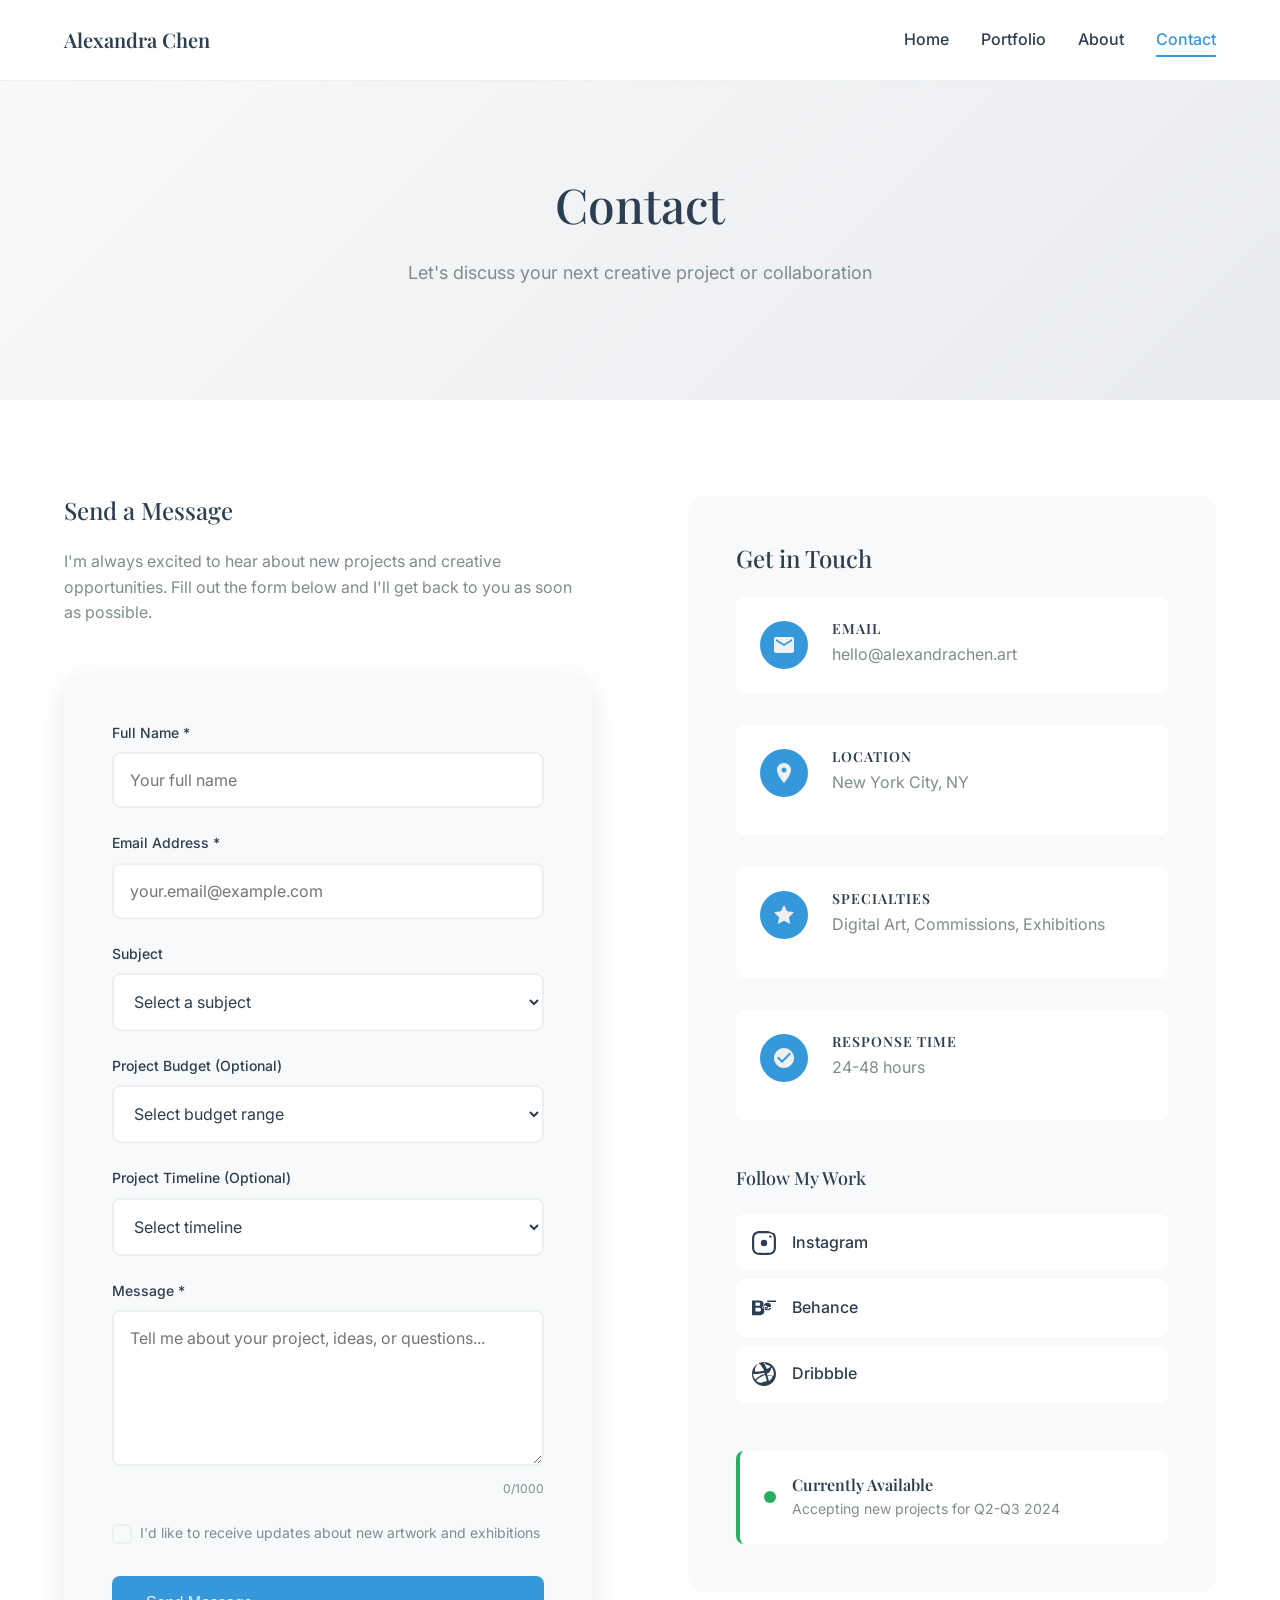
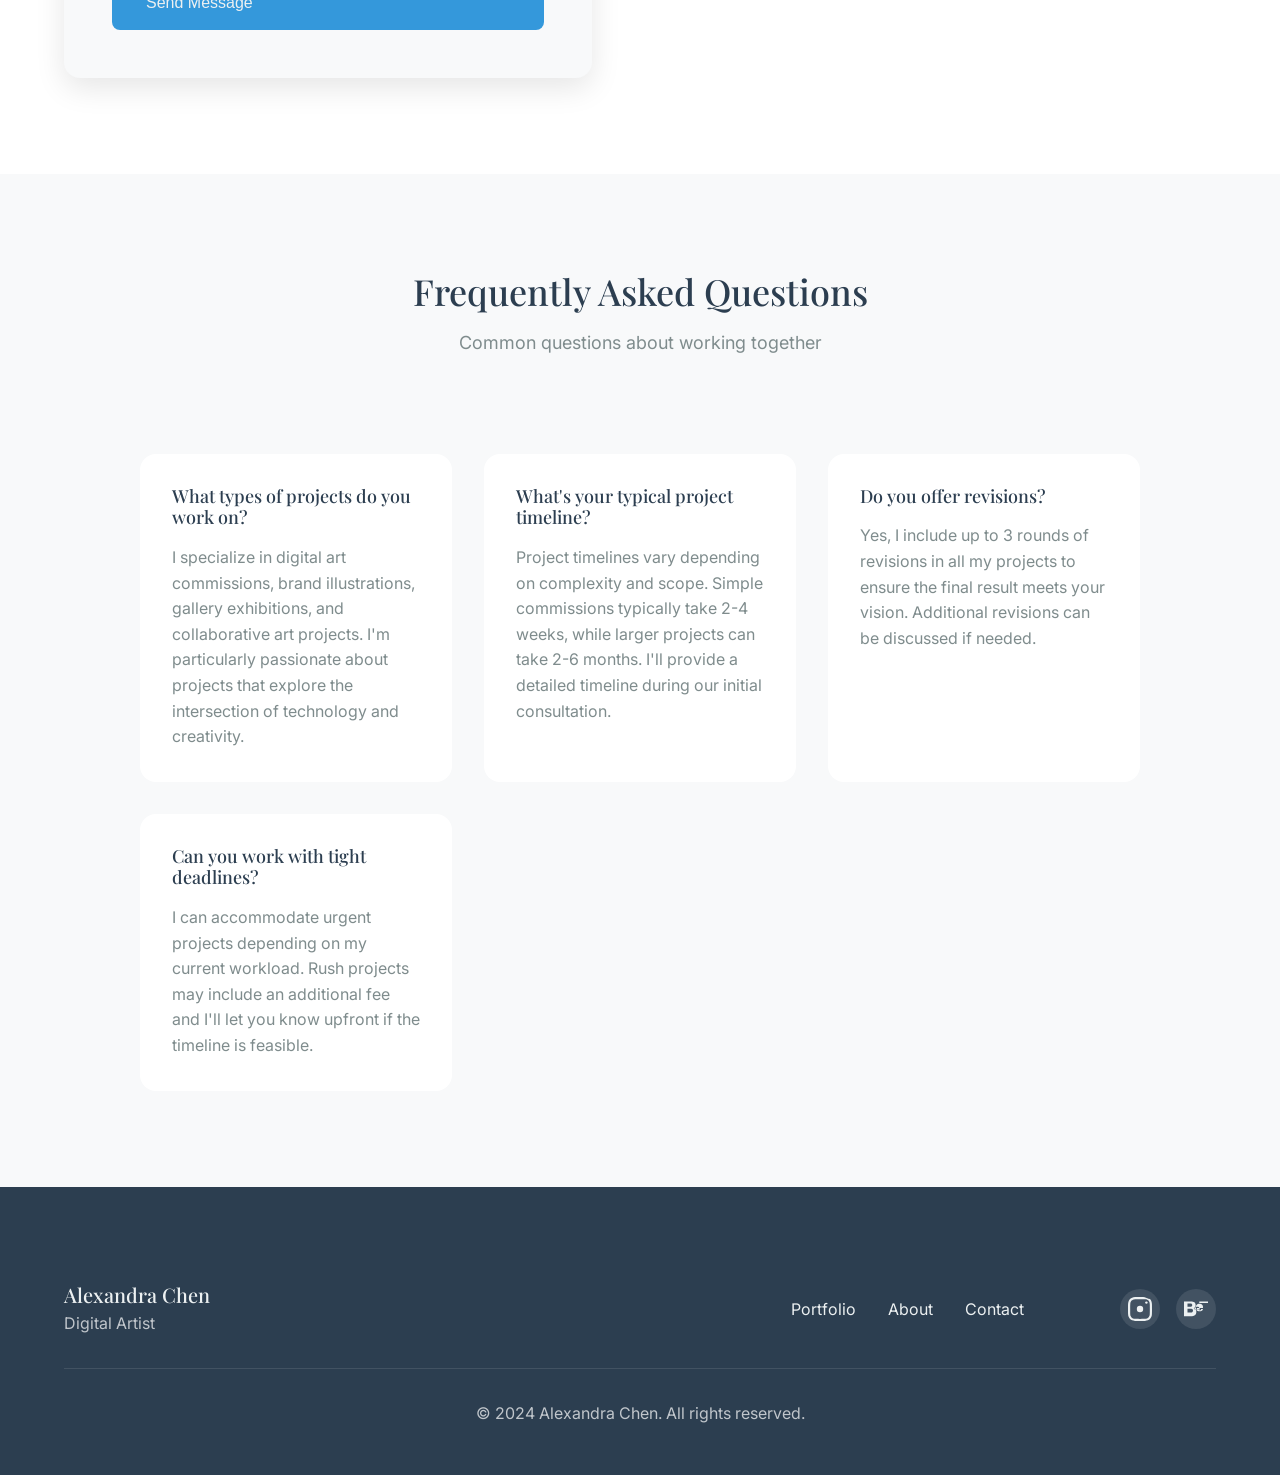
<file: contact.html>
<!DOCTYPE html>
<html lang="en">
<head>
    <meta charset="UTF-8">
    <meta name="viewport" content="width=device-width, initial-scale=1.0">
    <title>Contact - Alexandra Chen</title>
    <meta name="description" content="Get in touch with Alexandra Chen for commissions, collaborations, and creative projects">
    <link rel="stylesheet" href="css/styles.css">
    <link rel="stylesheet" href="css/contact.css">
    <link rel="preconnect" href="https://fonts.googleapis.com">
    <link rel="preconnect" href="https://fonts.gstatic.com" crossorigin>
    <link href="https://fonts.googleapis.com/css2?family=Inter:wght@300;400;500;600&family=Playfair+Display:wght@400;500;600&display=swap" rel="stylesheet">
</head>
<body>
    <header class="header">
        <nav class="nav">
            <div class="nav-container">
                <a href="index.html" class="logo">Alexandra Chen</a>
                <div class="nav-toggle" id="nav-toggle">
                    <span></span>
                    <span></span>
                    <span></span>
                </div>
                <ul class="nav-menu" id="nav-menu">
                    <li class="nav-item">
                        <a href="index.html" class="nav-link">Home</a>
                    </li>
                    <li class="nav-item">
                        <a href="portfolio.html" class="nav-link">Portfolio</a>
                    </li>
                    <li class="nav-item">
                        <a href="about.html" class="nav-link">About</a>
                    </li>
                    <li class="nav-item">
                        <a href="contact.html" class="nav-link active">Contact</a>
                    </li>
                </ul>
            </div>
        </nav>
    </header>

    <main>
        <!-- Page Header -->
        <section class="page-header">
            <div class="container">
                <div class="page-header-content">
                    <h1 class="page-title">Contact</h1>
                    <p class="page-subtitle">Let's discuss your next creative project or collaboration</p>
                </div>
            </div>
        </section>

        <!-- Contact Content -->
        <section class="contact-section">
            <div class="container">
                <div class="contact-content">
                    <!-- Contact Form -->
                    <div class="contact-form-container">
                        <h2 class="contact-title">Send a Message</h2>
                        <p class="contact-description">
                            I'm always excited to hear about new projects and creative opportunities. 
                            Fill out the form below and I'll get back to you as soon as possible.
                        </p>
                        
                        <form class="contact-form" id="contact-form" novalidate>
                            <div class="form-group">
                                <label for="name" class="form-label">Full Name *</label>
                                <input 
                                    type="text" 
                                    id="name" 
                                    name="name" 
                                    class="form-input" 
                                    required 
                                    autocomplete="name"
                                    placeholder="Your full name"
                                >
                                <span class="form-error" id="name-error"></span>
                            </div>

                            <div class="form-group">
                                <label for="email" class="form-label">Email Address *</label>
                                <input 
                                    type="email" 
                                    id="email" 
                                    name="email" 
                                    class="form-input" 
                                    required 
                                    autocomplete="email"
                                    placeholder="your.email@example.com"
                                >
                                <span class="form-error" id="email-error"></span>
                            </div>

                            <div class="form-group">
                                <label for="subject" class="form-label">Subject</label>
                                <select id="subject" name="subject" class="form-select">
                                    <option value="">Select a subject</option>
                                    <option value="commission">Commission Request</option>
                                    <option value="collaboration">Collaboration Opportunity</option>
                                    <option value="exhibition">Exhibition Inquiry</option>
                                    <option value="interview">Interview Request</option>
                                    <option value="licensing">Licensing & Usage Rights</option>
                                    <option value="general">General Inquiry</option>
                                    <option value="other">Other</option>
                                </select>
                            </div>

                            <div class="form-group">
                                <label for="budget" class="form-label">Project Budget (Optional)</label>
                                <select id="budget" name="budget" class="form-select">
                                    <option value="">Select budget range</option>
                                    <option value="under-1k">Under $1,000</option>
                                    <option value="1k-5k">$1,000 - $5,000</option>
                                    <option value="5k-10k">$5,000 - $10,000</option>
                                    <option value="10k-25k">$10,000 - $25,000</option>
                                    <option value="25k-plus">$25,000+</option>
                                    <option value="discuss">Let's discuss</option>
                                </select>
                            </div>

                            <div class="form-group">
                                <label for="timeline" class="form-label">Project Timeline (Optional)</label>
                                <select id="timeline" name="timeline" class="form-select">
                                    <option value="">Select timeline</option>
                                    <option value="asap">ASAP</option>
                                    <option value="1-month">Within 1 month</option>
                                    <option value="2-3-months">2-3 months</option>
                                    <option value="3-6-months">3-6 months</option>
                                    <option value="6-plus-months">6+ months</option>
                                    <option value="flexible">Flexible</option>
                                </select>
                            </div>

                            <div class="form-group">
                                <label for="message" class="form-label">Message *</label>
                                <textarea 
                                    id="message" 
                                    name="message" 
                                    class="form-textarea" 
                                    rows="6" 
                                    required
                                    placeholder="Tell me about your project, ideas, or questions..."
                                ></textarea>
                                <span class="form-error" id="message-error"></span>
                            </div>

                            <div class="form-group form-checkbox-group">
                                <label class="checkbox-label">
                                    <input type="checkbox" name="newsletter" id="newsletter" class="form-checkbox">
                                    <span class="checkbox-custom"></span>
                                    <span class="checkbox-text">I'd like to receive updates about new artwork and exhibitions</span>
                                </label>
                            </div>

                            <button type="submit" class="btn btn-primary btn-submit" id="submit-btn">
                                <span class="btn-text">Send Message</span>
                                <span class="btn-loading" style="display: none;">Sending...</span>
                            </button>
                        </form>

                        <!-- Success/Error Messages -->
                        <div class="form-message form-success" id="success-message" style="display: none;">
                            <div class="message-icon">✓</div>
                            <div class="message-content">
                                <h3>Message Sent Successfully!</h3>
                                <p>Thank you for reaching out. I'll get back to you within 24-48 hours.</p>
                            </div>
                        </div>

                        <div class="form-message form-error-message" id="error-message" style="display: none;">
                            <div class="message-icon">⚠</div>
                            <div class="message-content">
                                <h3>Something went wrong</h3>
                                <p>Please check your information and try again, or contact me directly via email.</p>
                            </div>
                        </div>
                    </div>

                    <!-- Contact Information -->
                    <div class="contact-info-container">
                        <h2 class="contact-title">Get in Touch</h2>
                        
                        <div class="contact-info">
                            <div class="contact-item">
                                <div class="contact-icon">
                                    <svg width="24" height="24" viewBox="0 0 24 24" fill="currentColor">
                                        <path d="M20 4H4c-1.1 0-1.99.9-1.99 2L2 18c0 1.1.9 2 2 2h16c1.1 0 2-.9 2-2V6c0-1.1-.9-2-2-2zm0 4l-8 5-8-5V6l8 5 8-5v2z"/>
                                    </svg>
                                </div>
                                <div class="contact-details">
                                    <h3 class="contact-label">Email</h3>
                                    <a href="mailto:hello@alexandrachen.art" class="contact-value">hello@alexandrachen.art</a>
                                </div>
                            </div>

                            <div class="contact-item">
                                <div class="contact-icon">
                                    <svg width="24" height="24" viewBox="0 0 24 24" fill="currentColor">
                                        <path d="M12 2C8.13 2 5 5.13 5 9c0 5.25 7 13 7 13s7-7.75 7-13c0-3.87-3.13-7-7-7zm0 9.5c-1.38 0-2.5-1.12-2.5-2.5s1.12-2.5 2.5-2.5 2.5 1.12 2.5 2.5-1.12 2.5-2.5 2.5z"/>
                                    </svg>
                                </div>
                                <div class="contact-details">
                                    <h3 class="contact-label">Location</h3>
                                    <p class="contact-value">New York City, NY</p>
                                </div>
                            </div>

                            <div class="contact-item">
                                <div class="contact-icon">
                                    <svg width="24" height="24" viewBox="0 0 24 24" fill="currentColor">
                                        <path d="M12 2l3.09 6.26L22 9.27l-5 4.87 1.18 6.88L12 17.77l-6.18 3.25L7 14.14 2 9.27l6.91-1.01L12 2z"/>
                                    </svg>
                                </div>
                                <div class="contact-details">
                                    <h3 class="contact-label">Specialties</h3>
                                    <p class="contact-value">Digital Art, Commissions, Exhibitions</p>
                                </div>
                            </div>

                            <div class="contact-item">
                                <div class="contact-icon">
                                    <svg width="24" height="24" viewBox="0 0 24 24" fill="currentColor">
                                        <path d="M12 2C6.48 2 2 6.48 2 12s4.48 10 10 10 10-4.48 10-10S17.52 2 12 2zm-2 15l-5-5 1.41-1.41L10 14.17l7.59-7.59L19 8l-9 9z"/>
                                    </svg>
                                </div>
                                <div class="contact-details">
                                    <h3 class="contact-label">Response Time</h3>
                                    <p class="contact-value">24-48 hours</p>
                                </div>
                            </div>
                        </div>

                        <div class="social-links">
                            <h3 class="social-title">Follow My Work</h3>
                            <div class="social-buttons">
                                <a href="#" class="social-btn instagram">
                                    <svg width="24" height="24" viewBox="0 0 24 24" fill="currentColor">
                                        <path d="M12 2.2c3.2 0 3.6.01 4.85.07 1.17.05 1.8.25 2.23.41.56.22.96.48 1.38.9.42.42.68.82.9 1.38.16.43.36 1.06.41 2.23.06 1.25.07 1.65.07 4.85s-.01 3.6-.07 4.85c-.05 1.17-.25 1.8-.41 2.23-.22.56-.48.96-.9 1.38-.42.42-.82.68-1.38.9-.43.16-1.06.36-2.23.41-1.25.06-1.65.07-4.85.07s-3.6-.01-4.85-.07c-1.17-.05-1.8-.25-2.23-.41-.56-.22-.96-.48-1.38-.9-.42-.42-.68-.82-.9-1.38-.16-.43-.36-1.06-.41-2.23C2.21 15.6 2.2 15.2 2.2 12s.01-3.6.07-4.85c.05-1.17.25-1.8.41-2.23.22-.56.48-.96.9-1.38.42-.42.82-.68 1.38-.9.43-.16 1.06-.36 2.23-.41C8.4 2.21 8.8 2.2 12 2.2M12 0C8.74 0 8.33.01 7.05.07 5.78.13 4.9.33 4.14.63c-.79.3-1.46.71-2.13 1.38C1.34 2.68.93 3.35.63 4.14.33 4.9.13 5.78.07 7.05.01 8.33 0 8.74 0 12s.01 3.67.07 4.95c.06 1.27.26 2.15.56 2.91.3.79.71 1.46 1.38 2.13.67.67 1.34 1.08 2.13 1.38.76.3 1.64.5 2.91.56C8.33 23.99 8.74 24 12 24s3.67-.01 4.95-.07c1.27-.06 2.15-.26 2.91-.56.79-.3 1.46-.71 2.13-1.38.67-.67 1.08-1.34 1.38-2.13.3-.76.5-1.64.56-2.91.06-1.28.07-1.69.07-4.95s-.01-3.67-.07-4.95c-.06-1.27-.26-2.15-.56-2.91-.3-.79-.71-1.46-1.38-2.13C19.46 1.34 18.79.93 18 .63c-.76-.3-1.64-.5-2.91-.56C13.67.01 13.26 0 12 0z"/>
                                        <circle cx="12" cy="12" r="3.2"/>
                                        <circle cx="18.4" cy="5.6" r="1.2"/>
                                    </svg>
                                    <span>Instagram</span>
                                </a>
                                <a href="#" class="social-btn behance">
                                    <svg width="24" height="24" viewBox="0 0 24 24" fill="currentColor">
                                        <path d="M6.938 4.503c.702 0 1.34.06 1.92.188.577.13 1.07.33 1.485.61.41.28.733.65.96 1.12.225.47.34 1.05.34 1.73 0 .74-.17 1.36-.507 1.86-.338.5-.837.9-1.502 1.22.906.26 1.576.72 2.022 1.37.448.66.672 1.48.672 2.45 0 .75-.13 1.39-.41 1.93-.28.55-.67 1-1.16 1.35-.48.35-1.05.6-1.67.76-.63.16-1.31.24-2.05.24H0V4.51h6.938v-.007zM3.495 7.05v2.8h2.77c.36 0 .66-.05.91-.14.25-.09.45-.22.6-.38.17-.16.28-.35.35-.56.08-.2.11-.43.11-.67 0-.48-.14-.86-.43-1.13-.29-.27-.77-.4-1.44-.4H3.495v.48zm0 5.16v3.36h3.32c.38 0 .7-.05.98-.15.29-.1.51-.24.69-.42.18-.18.31-.39.38-.63.08-.24.11-.49.11-.76 0-.27-.03-.52-.09-.75-.06-.23-.17-.43-.32-.58-.15-.15-.36-.27-.63-.35-.27-.08-.6-.12-.96-.12H3.495v.4zm11.23-2.12c-.5-.25-1.06-.37-1.69-.37-.39 0-.75.07-1.06.2-.32.13-.6.32-.81.57-.22.25-.37.55-.46.89-.1.34-.13.72-.1 1.12h5.32c-.06-.58-.23-1.05-.6-1.41zm.09 2.94c.25.21.54.31.87.31.22 0 .42-.05.6-.13.18-.08.33-.19.45-.33.12-.14.21-.29.27-.44.06-.15.08-.3.07-.43h1.93c-.08.35-.22.68-.42.98-.2.3-.47.55-.8.75-.33.2-.71.34-1.14.42-.43.08-.9.12-1.4.12-.51 0-.99-.08-1.43-.25-.44-.17-.8-.42-1.1-.75-.3-.33-.53-.73-.69-1.2-.16-.47-.23-.99-.23-1.56 0-.56.08-1.08.25-1.56.17-.48.41-.89.73-1.23.32-.34.71-.6 1.15-.78.44-.18.94-.27 1.49-.27.58 0 1.09.08 1.54.25.45.17.83.41 1.14.71.31.3.54.66.69 1.06.15.4.23.84.23 1.31 0 .22-.01.43-.04.62-.03.19-.07.35-.13.48h-6.15c0 .36.14.66.39.87zM15.3 4.5h8.7v1.4h-8.7V4.5z"/>
                                    </svg>
                                    <span>Behance</span>
                                </a>
                                <a href="#" class="social-btn dribbble">
                                    <svg width="24" height="24" viewBox="0 0 24 24" fill="currentColor">
                                        <path d="M12 0C5.374 0 0 5.374 0 12s5.374 12 12 12 12-5.374 12-12S18.626 0 12 0zm7.568 5.302c1.4 1.808 2.188 4.05 2.188 6.698 0 .633-.067 1.258-.2 1.866-.354-.078-3.121-.632-5.943-.292-.06-.146-.119-.292-.186-.446-.183-.433-.385-.864-.596-1.288 2.646-1.08 3.466-2.642 3.737-3.538zM12 2.167c2.561 0 4.9.923 6.717 2.456-.2.267-.986 1.28-3.622 2.27-1.617-2.97-3.417-5.4-3.69-5.78.862-.169 1.726-.263 2.595-.263zm-3.488.546c.257.365 2.06 2.81 3.69 5.748-4.583 1.217-8.663 1.217-9.123 1.217-.067-.433-.1-.875-.1-1.327 0-2.913 1.433-5.49 3.533-7.138zM1.934 12.283c-.067-.067-.067-.134-.067-.2 0 0 .067 0 .134 0 .566 0 5.129-.067 10.125-1.417.2.4.4.8.566 1.217-4.65 1.3-8.731 4.984-9.297 5.683-1.434-1.617-2.261-3.75-2.261-6.083zm8.197 8.53c-2.329 0-4.458-.798-6.142-2.128.433-.566 3.622-3.756 8.997-5.583l.067-.033c1.117 2.895 1.584 5.315 1.751 6.025-1.5.75-3.2 1.15-4.95 1.15zm6.784-1.584c-.134-.8-.567-3.154-1.617-6.025 2.695-.433 5.056.267 5.323.367-.4 2.362-1.65 4.42-3.706 5.658z"/>
                                    </svg>
                                    <span>Dribbble</span>
                                </a>
                            </div>
                        </div>

                        <div class="availability-status">
                            <div class="status-indicator available"></div>
                            <div class="status-content">
                                <h3 class="status-title">Currently Available</h3>
                                <p class="status-description">Accepting new projects for Q2-Q3 2024</p>
                            </div>
                        </div>
                    </div>
                </div>
            </div>
        </section>

        <!-- FAQ Section -->
        <section class="faq-section">
            <div class="container">
                <div class="section-header">
                    <h2 class="section-title">Frequently Asked Questions</h2>
                    <p class="section-subtitle">Common questions about working together</p>
                </div>
                <div class="faq-grid">
                    <div class="faq-item">
                        <h3 class="faq-question">What types of projects do you work on?</h3>
                        <p class="faq-answer">I specialize in digital art commissions, brand illustrations, gallery exhibitions, and collaborative art projects. I'm particularly passionate about projects that explore the intersection of technology and creativity.</p>
                    </div>
                    <div class="faq-item">
                        <h3 class="faq-question">What's your typical project timeline?</h3>
                        <p class="faq-answer">Project timelines vary depending on complexity and scope. Simple commissions typically take 2-4 weeks, while larger projects can take 2-6 months. I'll provide a detailed timeline during our initial consultation.</p>
                    </div>
                    <div class="faq-item">
                        <h3 class="faq-question">Do you offer revisions?</h3>
                        <p class="faq-answer">Yes, I include up to 3 rounds of revisions in all my projects to ensure the final result meets your vision. Additional revisions can be discussed if needed.</p>
                    </div>
                    <div class="faq-item">
                        <h3 class="faq-question">Can you work with tight deadlines?</h3>
                        <p class="faq-answer">I can accommodate urgent projects depending on my current workload. Rush projects may include an additional fee and I'll let you know upfront if the timeline is feasible.</p>
                    </div>
                </div>
            </div>
        </section>
    </main>

    <footer class="footer">
        <div class="container">
            <div class="footer-content">
                <div class="footer-info">
                    <h3 class="footer-title">Alexandra Chen</h3>
                    <p class="footer-subtitle">Digital Artist</p>
                </div>
                <div class="footer-links">
                    <a href="portfolio.html" class="footer-link">Portfolio</a>
                    <a href="about.html" class="footer-link">About</a>
                    <a href="contact.html" class="footer-link">Contact</a>
                </div>
                <div class="footer-social">
                    <a href="#" class="social-link" aria-label="Instagram">
                        <svg width="24" height="24" viewBox="0 0 24 24" fill="currentColor">
                            <path d="M12 2.2c3.2 0 3.6.01 4.85.07 1.17.05 1.8.25 2.23.41.56.22.96.48 1.38.9.42.42.68.82.9 1.38.16.43.36 1.06.41 2.23.06 1.25.07 1.65.07 4.85s-.01 3.6-.07 4.85c-.05 1.17-.25 1.8-.41 2.23-.22.56-.48.96-.9 1.38-.42.42-.82.68-1.38.9-.43.16-1.06.36-2.23.41-1.25.06-1.65.07-4.85.07s-3.6-.01-4.85-.07c-1.17-.05-1.8-.25-2.23-.41-.56-.22-.96-.48-1.38-.9-.42-.42-.68-.82-.9-1.38-.16-.43-.36-1.06-.41-2.23C2.21 15.6 2.2 15.2 2.2 12s.01-3.6.07-4.85c.05-1.17.25-1.8.41-2.23.22-.56.48-.96.9-1.38.42-.42.82-.68 1.38-.9.43-.16 1.06-.36 2.23-.41C8.4 2.21 8.8 2.2 12 2.2M12 0C8.74 0 8.33.01 7.05.07 5.78.13 4.9.33 4.14.63c-.79.3-1.46.71-2.13 1.38C1.34 2.68.93 3.35.63 4.14.33 4.9.13 5.78.07 7.05.01 8.33 0 8.74 0 12s.01 3.67.07 4.95c.06 1.27.26 2.15.56 2.91.3.79.71 1.46 1.38 2.13.67.67 1.34 1.08 2.13 1.38.76.3 1.64.5 2.91.56C8.33 23.99 8.74 24 12 24s3.67-.01 4.95-.07c1.27-.06 2.15-.26 2.91-.56.79-.3 1.46-.71 2.13-1.38.67-.67 1.08-1.34 1.38-2.13.3-.76.5-1.64.56-2.91.06-1.28.07-1.69.07-4.95s-.01-3.67-.07-4.95c-.06-1.27-.26-2.15-.56-2.91-.3-.79-.71-1.46-1.38-2.13C19.46 1.34 18.79.93 18 .63c-.76-.3-1.64-.5-2.91-.56C13.67.01 13.26 0 12 0z"/>
                            <circle cx="12" cy="12" r="3.2"/>
                            <circle cx="18.4" cy="5.6" r="1.2"/>
                        </svg>
                    </a>
                    <a href="#" class="social-link" aria-label="Behance">
                        <svg width="24" height="24" viewBox="0 0 24 24" fill="currentColor">
                            <path d="M6.938 4.503c.702 0 1.34.06 1.92.188.577.13 1.07.33 1.485.61.41.28.733.65.96 1.12.225.47.34 1.05.34 1.73 0 .74-.17 1.36-.507 1.86-.338.5-.837.9-1.502 1.22.906.26 1.576.72 2.022 1.37.448.66.672 1.48.672 2.45 0 .75-.13 1.39-.41 1.93-.28.55-.67 1-1.16 1.35-.48.35-1.05.6-1.67.76-.63.16-1.31.24-2.05.24H0V4.51h6.938v-.007zM3.495 7.05v2.8h2.77c.36 0 .66-.05.91-.14.25-.09.45-.22.6-.38.17-.16.28-.35.35-.56.08-.2.11-.43.11-.67 0-.48-.14-.86-.43-1.13-.29-.27-.77-.4-1.44-.4H3.495v.48zm0 5.16v3.36h3.32c.38 0 .7-.05.98-.15.29-.1.51-.24.69-.42.18-.18.31-.39.38-.63.08-.24.11-.49.11-.76 0-.27-.03-.52-.09-.75-.06-.23-.17-.43-.32-.58-.15-.15-.36-.27-.63-.35-.27-.08-.6-.12-.96-.12H3.495v.4zm11.23-2.12c-.5-.25-1.06-.37-1.69-.37-.39 0-.75.07-1.06.2-.32.13-.6.32-.81.57-.22.25-.37.55-.46.89-.1.34-.13.72-.1 1.12h5.32c-.06-.58-.23-1.05-.6-1.41zm.09 2.94c.25.21.54.31.87.31.22 0 .42-.05.6-.13.18-.08.33-.19.45-.33.12-.14.21-.29.27-.44.06-.15.08-.3.07-.43h1.93c-.08.35-.22.68-.42.98-.2.3-.47.55-.8.75-.33.2-.71.34-1.14.42-.43.08-.9.12-1.4.12-.51 0-.99-.08-1.43-.25-.44-.17-.8-.42-1.1-.75-.3-.33-.53-.73-.69-1.2-.16-.47-.23-.99-.23-1.56 0-.56.08-1.08.25-1.56.17-.48.41-.89.73-1.23.32-.34.71-.6 1.15-.78.44-.18.94-.27 1.49-.27.58 0 1.09.08 1.54.25.45.17.83.41 1.14.71.31.3.54.66.69 1.06.15.4.23.84.23 1.31 0 .22-.01.43-.04.62-.03.19-.07.35-.13.48h-6.15c0 .36.14.66.39.87zM15.3 4.5h8.7v1.4h-8.7V4.5z"/>
                        </svg>
                    </a>
                </div>
            </div>
            <div class="footer-bottom">
                <p>&copy; 2024 Alexandra Chen. All rights reserved.</p>
            </div>
        </div>
    </footer>

    <script src="js/main.js"></script>
    <script src="js/contact.js"></script>
</body>
</html>
</file>
<file: css/styles.css>
/* Reset and Base Styles */
* {
    margin: 0;
    padding: 0;
    box-sizing: border-box;
}

:root {
    /* Color Palette */
    --primary-color: #2c3e50;
    --secondary-color: #3498db;
    --accent-color: #e74c3c;
    --text-primary: #2c3e50;
    --text-secondary: #7f8c8d;
    --text-light: #ecf0f1;
    --background-light: #ffffff;
    --background-dark: #f8f9fa;
    --background-overlay: rgba(44, 62, 80, 0.9);
    --border-light: #ecf0f1;
    --shadow-light: rgba(0, 0, 0, 0.1);
    --shadow-medium: rgba(0, 0, 0, 0.15);
    --shadow-heavy: rgba(0, 0, 0, 0.25);

    /* Typography */
    --font-primary: 'Inter', -apple-system, BlinkMacSystemFont, 'Segoe UI', Roboto, sans-serif;
    --font-display: 'Playfair Display', Georgia, serif;
    --font-size-xs: 0.75rem;
    --font-size-sm: 0.875rem;
    --font-size-base: 1rem;
    --font-size-lg: 1.125rem;
    --font-size-xl: 1.25rem;
    --font-size-2xl: 1.5rem;
    --font-size-3xl: 1.875rem;
    --font-size-4xl: 2.25rem;
    --font-size-5xl: 3rem;
    --font-size-6xl: 3.75rem;

    /* Spacing */
    --spacing-xs: 0.25rem;
    --spacing-sm: 0.5rem;
    --spacing-md: 1rem;
    --spacing-lg: 1.5rem;
    --spacing-xl: 2rem;
    --spacing-2xl: 3rem;
    --spacing-3xl: 4rem;
    --spacing-4xl: 6rem;

    /* Layout */
    --container-max-width: 1200px;
    --section-padding: 4rem 0;
    --border-radius: 0.5rem;
    --border-radius-lg: 1rem;

    /* Transitions */
    --transition-fast: 0.2s ease;
    --transition-medium: 0.3s ease;
    --transition-slow: 0.5s ease;
}

html {
    scroll-behavior: smooth;
}

body {
    font-family: var(--font-primary);
    font-size: var(--font-size-base);
    line-height: 1.6;
    color: var(--text-primary);
    background-color: var(--background-light);
    overflow-x: hidden;
}

/* Typography */
h1, h2, h3, h4, h5, h6 {
    font-family: var(--font-display);
    font-weight: 500;
    line-height: 1.2;
    margin-bottom: var(--spacing-md);
}

h1 { font-size: var(--font-size-5xl); }
h2 { font-size: var(--font-size-4xl); }
h3 { font-size: var(--font-size-3xl); }
h4 { font-size: var(--font-size-2xl); }
h5 { font-size: var(--font-size-xl); }
h6 { font-size: var(--font-size-lg); }

p {
    margin-bottom: var(--spacing-md);
}

/* Container */
.container {
    max-width: var(--container-max-width);
    margin: 0 auto;
    padding: 0 var(--spacing-lg);
}

/* Header & Navigation */
.header {
    position: fixed;
    top: 0;
    left: 0;
    right: 0;
    z-index: 1000;
    background: rgba(255, 255, 255, 0.95);
    backdrop-filter: blur(10px);
    border-bottom: 1px solid var(--border-light);
    transition: var(--transition-medium);
}

.nav-container {
    max-width: var(--container-max-width);
    margin: 0 auto;
    padding: 0 var(--spacing-lg);
    display: flex;
    align-items: center;
    justify-content: space-between;
    height: 80px;
}

.logo {
    font-family: var(--font-display);
    font-size: var(--font-size-xl);
    font-weight: 600;
    color: var(--text-primary);
    text-decoration: none;
    transition: var(--transition-fast);
}

.logo:hover {
    color: var(--secondary-color);
}

.nav-menu {
    display: flex;
    list-style: none;
    gap: var(--spacing-xl);
}

.nav-link {
    color: var(--text-primary);
    text-decoration: none;
    font-weight: 500;
    position: relative;
    transition: var(--transition-fast);
    padding: var(--spacing-sm) 0;
}

.nav-link:hover,
.nav-link.active {
    color: var(--secondary-color);
}

.nav-link::after {
    content: '';
    position: absolute;
    bottom: 0;
    left: 0;
    width: 0;
    height: 2px;
    background-color: var(--secondary-color);
    transition: var(--transition-fast);
}

.nav-link:hover::after,
.nav-link.active::after {
    width: 100%;
}

/* Mobile Navigation */
.nav-toggle {
    display: none;
    flex-direction: column;
    cursor: pointer;
    gap: 4px;
}

.nav-toggle span {
    width: 25px;
    height: 3px;
    background-color: var(--text-primary);
    transition: var(--transition-fast);
}

/* Hero Section */
.hero {
    min-height: 100vh;
    display: flex;
    align-items: center;
    padding: var(--spacing-4xl) 0;
    background: linear-gradient(135deg, #f8f9fa 0%, #e9ecef 100%);
    position: relative;
    overflow: hidden;
}

.hero-content {
    max-width: var(--container-max-width);
    margin: 0 auto;
    padding: 0 var(--spacing-lg);
    display: grid;
    grid-template-columns: 1fr 1fr;
    gap: var(--spacing-4xl);
    align-items: center;
}

.hero-title {
    font-size: var(--font-size-6xl);
    font-weight: 600;
    margin-bottom: var(--spacing-xl);
    display: flex;
    flex-direction: column;
    gap: var(--spacing-sm);
}

.hero-title-line {
    opacity: 0;
    transform: translateY(30px);
    animation: fadeInUp 0.8s ease forwards;
}

.hero-title-line:nth-child(2) {
    animation-delay: 0.2s;
}

.hero-title-line:nth-child(3) {
    animation-delay: 0.4s;
}

.hero-description {
    font-size: var(--font-size-lg);
    color: var(--text-secondary);
    margin-bottom: var(--spacing-2xl);
    max-width: 500px;
    opacity: 0;
    animation: fadeInUp 0.8s ease 0.6s forwards;
}

.hero-cta {
    display: flex;
    gap: var(--spacing-lg);
    opacity: 0;
    animation: fadeInUp 0.8s ease 0.8s forwards;
}

.hero-visual {
    position: relative;
}

.hero-image-container {
    position: relative;
    border-radius: var(--border-radius-lg);
    overflow: hidden;
    box-shadow: 0 20px 60px var(--shadow-medium);
    transform: rotate(3deg);
    transition: var(--transition-slow);
}

.hero-image-container:hover {
    transform: rotate(0deg) scale(1.02);
}

.hero-image {
    width: 100%;
    height: 600px;
    object-fit: cover;
    transition: var(--transition-slow);
}

.hero-image-overlay {
    position: absolute;
    top: 0;
    left: 0;
    right: 0;
    bottom: 0;
    background: linear-gradient(45deg, var(--secondary-color) 0%, transparent 70%);
    opacity: 0.1;
    transition: var(--transition-medium);
}

.hero-image-container:hover .hero-image-overlay {
    opacity: 0.2;
}

/* Buttons */
.btn {
    display: inline-flex;
    align-items: center;
    padding: var(--spacing-md) var(--spacing-xl);
    border-radius: var(--border-radius);
    text-decoration: none;
    font-weight: 500;
    font-size: var(--font-size-base);
    transition: var(--transition-fast);
    cursor: pointer;
    border: 2px solid transparent;
    position: relative;
    overflow: hidden;
}

.btn-primary {
    background-color: var(--secondary-color);
    color: var(--text-light);
}

.btn-primary:hover {
    background-color: var(--primary-color);
    transform: translateY(-2px);
    box-shadow: 0 10px 30px var(--shadow-medium);
}

.btn-secondary {
    background-color: transparent;
    color: var(--text-primary);
    border-color: var(--text-primary);
}

.btn-secondary:hover {
    background-color: var(--text-primary);
    color: var(--text-light);
    transform: translateY(-2px);
    box-shadow: 0 10px 30px var(--shadow-medium);
}

.btn-outline {
    background-color: transparent;
    color: var(--secondary-color);
    border-color: var(--secondary-color);
}

.btn-outline:hover {
    background-color: var(--secondary-color);
    color: var(--text-light);
    transform: translateY(-2px);
    box-shadow: 0 10px 30px var(--shadow-medium);
}

/* Section Styles */
.section-header {
    text-align: center;
    margin-bottom: var(--spacing-4xl);
}

.section-title {
    font-size: var(--font-size-4xl);
    margin-bottom: var(--spacing-md);
}

.section-subtitle {
    font-size: var(--font-size-lg);
    color: var(--text-secondary);
    max-width: 600px;
    margin: 0 auto;
}

/* Featured Work Section */
.featured-work {
    padding: var(--spacing-4xl) 0;
    background-color: var(--background-light);
}

.featured-grid {
    display: grid;
    grid-template-columns: 2fr 1fr 1fr;
    grid-template-rows: 1fr 1fr;
    gap: var(--spacing-lg);
    height: 600px;
}

.featured-item-large {
    grid-row: 1 / -1;
}

.featured-item {
    position: relative;
    border-radius: var(--border-radius-lg);
    overflow: hidden;
    cursor: pointer;
    transition: var(--transition-medium);
}

.featured-item:hover {
    transform: translateY(-5px);
    box-shadow: 0 20px 60px var(--shadow-medium);
}

.featured-image-container {
    position: relative;
    width: 100%;
    height: 100%;
}

.featured-image {
    width: 100%;
    height: 100%;
    object-fit: cover;
    transition: var(--transition-slow);
}

.featured-overlay {
    position: absolute;
    top: 0;
    left: 0;
    right: 0;
    bottom: 0;
    background: var(--background-overlay);
    opacity: 0;
    display: flex;
    align-items: end;
    padding: var(--spacing-xl);
    transition: var(--transition-medium);
}

.featured-item:hover .featured-overlay {
    opacity: 1;
}

.featured-item:hover .featured-image {
    transform: scale(1.1);
}

.featured-content {
    color: var(--text-light);
}

.featured-title {
    font-size: var(--font-size-xl);
    margin-bottom: var(--spacing-sm);
    color: var(--text-light);
}

.featured-description {
    font-size: var(--font-size-sm);
    color: rgba(255, 255, 255, 0.8);
    margin-bottom: var(--spacing-md);
}

.featured-link {
    color: var(--text-light);
    text-decoration: none;
    font-weight: 500;
    border-bottom: 1px solid transparent;
    transition: var(--transition-fast);
}

.featured-link:hover {
    border-bottom-color: var(--text-light);
}

/* About Preview Section */
.about-preview {
    padding: var(--spacing-4xl) 0;
    background-color: var(--background-dark);
}

.about-preview-content {
    display: grid;
    grid-template-columns: 1fr 1fr;
    gap: var(--spacing-4xl);
    align-items: center;
}

.about-preview-title {
    font-size: var(--font-size-3xl);
    margin-bottom: var(--spacing-lg);
}

.about-preview-description {
    font-size: var(--font-size-lg);
    color: var(--text-secondary);
    margin-bottom: var(--spacing-xl);
    line-height: 1.7;
}

.about-preview-image {
    position: relative;
}

.artist-portrait {
    width: 100%;
    max-width: 400px;
    height: 500px;
    object-fit: cover;
    border-radius: var(--border-radius-lg);
    box-shadow: 0 20px 60px var(--shadow-medium);
    transition: var(--transition-slow);
}

.artist-portrait:hover {
    transform: scale(1.02);
}

/* Footer */
.footer {
    background-color: var(--primary-color);
    color: var(--text-light);
    padding: var(--spacing-4xl) 0 var(--spacing-xl);
}

.footer-content {
    display: grid;
    grid-template-columns: 1fr auto auto;
    gap: var(--spacing-4xl);
    align-items: center;
    margin-bottom: var(--spacing-xl);
}

.footer-title {
    font-size: var(--font-size-xl);
    color: var(--text-light);
    margin-bottom: var(--spacing-xs);
}

.footer-subtitle {
    color: rgba(255, 255, 255, 0.7);
    margin: 0;
}

.footer-links {
    display: flex;
    gap: var(--spacing-xl);
}

.footer-link {
    color: var(--text-light);
    text-decoration: none;
    transition: var(--transition-fast);
}

.footer-link:hover {
    color: var(--secondary-color);
}

.footer-social {
    display: flex;
    gap: var(--spacing-md);
}

.social-link {
    display: flex;
    align-items: center;
    justify-content: center;
    width: 40px;
    height: 40px;
    border-radius: 50%;
    background-color: rgba(255, 255, 255, 0.1);
    color: var(--text-light);
    text-decoration: none;
    transition: var(--transition-fast);
}

.social-link:hover {
    background-color: var(--secondary-color);
    transform: translateY(-2px);
}

.footer-bottom {
    text-align: center;
    padding-top: var(--spacing-xl);
    border-top: 1px solid rgba(255, 255, 255, 0.1);
    color: rgba(255, 255, 255, 0.7);
}

/* Animations */
@keyframes fadeInUp {
    to {
        opacity: 1;
        transform: translateY(0);
    }
}

@keyframes fadeIn {
    to {
        opacity: 1;
    }
}

/* Responsive Design */
@media (max-width: 1024px) {
    .hero-content {
        grid-template-columns: 1fr;
        gap: var(--spacing-2xl);
        text-align: center;
    }

    .featured-grid {
        grid-template-columns: 1fr 1fr;
        height: auto;
    }

    .featured-item-large {
        grid-row: auto;
        grid-column: 1 / -1;
        height: 400px;
    }

    .about-preview-content {
        grid-template-columns: 1fr;
        gap: var(--spacing-2xl);
        text-align: center;
    }

    .footer-content {
        grid-template-columns: 1fr;
        text-align: center;
        gap: var(--spacing-xl);
    }
}

@media (max-width: 768px) {
    :root {
        --font-size-6xl: 2.5rem;
        --font-size-5xl: 2rem;
        --font-size-4xl: 1.75rem;
        --font-size-3xl: 1.5rem;
    }

    .nav-menu {
        position: fixed;
        top: 80px;
        left: 0;
        right: 0;
        background: rgba(255, 255, 255, 0.95);
        backdrop-filter: blur(10px);
        flex-direction: column;
        padding: var(--spacing-xl);
        gap: var(--spacing-lg);
        transform: translateY(-100%);
        opacity: 0;
        visibility: hidden;
        transition: var(--transition-medium);
        border-bottom: 1px solid var(--border-light);
    }

    .nav-menu.active {
        transform: translateY(0);
        opacity: 1;
        visibility: visible;
    }

    .nav-toggle {
        display: flex;
    }

    .nav-toggle.active span:nth-child(1) {
        transform: rotate(45deg) translate(5px, 5px);
    }

    .nav-toggle.active span:nth-child(2) {
        opacity: 0;
    }

    .nav-toggle.active span:nth-child(3) {
        transform: rotate(-45deg) translate(7px, -6px);
    }

    .hero {
        min-height: calc(100vh - 80px);
        padding: var(--spacing-2xl) 0;
    }

    .hero-title {
        font-size: var(--font-size-4xl);
    }

    .hero-cta {
        flex-direction: column;
        align-items: center;
    }

    .featured-grid {
        grid-template-columns: 1fr;
        gap: var(--spacing-md);
    }

    .featured-item-large {
        grid-column: auto;
        height: 300px;
    }

    .container {
        padding: 0 var(--spacing-md);
    }

    .nav-container {
        padding: 0 var(--spacing-md);
    }
}

@media (max-width: 480px) {
    .hero-title {
        font-size: var(--font-size-3xl);
    }

    .hero-description {
        font-size: var(--font-size-base);
    }

    .btn {
        padding: var(--spacing-sm) var(--spacing-lg);
        font-size: var(--font-size-sm);
    }

    .section-title {
        font-size: var(--font-size-2xl);
    }

    .about-preview-title {
        font-size: var(--font-size-xl);
    }
}

/* Utilities */
.sr-only {
    position: absolute;
    width: 1px;
    height: 1px;
    padding: 0;
    margin: -1px;
    overflow: hidden;
    clip: rect(0, 0, 0, 0);
    border: 0;
}

/* Smooth scrolling enhancement */
html {
    scroll-padding-top: 80px;
}

/* Focus styles for accessibility */
*:focus {
    outline: 2px solid var(--secondary-color);
    outline-offset: 2px;
}

/* High contrast mode support */
@media (prefers-reduced-motion: reduce) {
    *,
    *::before,
    *::after {
        animation-duration: 0.01ms !important;
        animation-iteration-count: 1 !important;
        transition-duration: 0.01ms !important;
    }

    html {
        scroll-behavior: auto;
    }
}
</file>
<file: css/contact.css>
/* Contact page specific styles */

/* Page Header (shared) */
.page-header {
    padding: calc(80px + var(--spacing-4xl)) 0 var(--spacing-4xl);
    background: linear-gradient(135deg, #f8f9fa 0%, #e9ecef 100%);
    text-align: center;
}

.page-header-content {
    max-width: 800px;
    margin: 0 auto;
}

.page-title {
    font-size: var(--font-size-5xl);
    margin-bottom: var(--spacing-lg);
    opacity: 0;
    animation: fadeInUp 0.8s ease forwards;
}

.page-subtitle {
    font-size: var(--font-size-lg);
    color: var(--text-secondary);
    line-height: 1.7;
    opacity: 0;
    animation: fadeInUp 0.8s ease 0.2s forwards;
}

/* Contact Section */
.contact-section {
    padding: var(--spacing-4xl) 0;
    background-color: var(--background-light);
}

.contact-content {
    display: grid;
    grid-template-columns: 1fr 1fr;
    gap: var(--spacing-4xl);
    align-items: start;
}

.contact-title {
    font-size: var(--font-size-2xl);
    margin-bottom: var(--spacing-lg);
    color: var(--text-primary);
}

.contact-description {
    font-size: var(--font-size-base);
    color: var(--text-secondary);
    line-height: 1.6;
    margin-bottom: var(--spacing-2xl);
}

/* Form Styles */
.contact-form {
    background-color: var(--background-dark);
    padding: var(--spacing-2xl);
    border-radius: var(--border-radius-lg);
    box-shadow: 0 10px 30px var(--shadow-light);
}

.form-group {
    margin-bottom: var(--spacing-lg);
}

.form-label {
    display: block;
    font-weight: 500;
    color: var(--text-primary);
    margin-bottom: var(--spacing-sm);
    font-size: var(--font-size-sm);
}

.form-input,
.form-select,
.form-textarea {
    width: 100%;
    padding: var(--spacing-md);
    border: 2px solid var(--border-light);
    border-radius: var(--border-radius);
    font-size: var(--font-size-base);
    font-family: var(--font-primary);
    transition: var(--transition-fast);
    background-color: var(--background-light);
    color: var(--text-primary);
}

.form-input:focus,
.form-select:focus,
.form-textarea:focus {
    outline: none;
    border-color: var(--secondary-color);
    box-shadow: 0 0 0 3px rgba(52, 152, 219, 0.1);
}

.form-input.error,
.form-select.error,
.form-textarea.error {
    border-color: var(--accent-color);
    box-shadow: 0 0 0 3px rgba(231, 76, 60, 0.1);
}

.form-textarea {
    resize: vertical;
    min-height: 120px;
}

.form-error {
    display: block;
    color: var(--accent-color);
    font-size: var(--font-size-xs);
    margin-top: var(--spacing-xs);
    opacity: 0;
    transition: var(--transition-fast);
}

.form-error.show {
    opacity: 1;
}

/* Checkbox Styles */
.form-checkbox-group {
    margin-bottom: var(--spacing-xl);
}

.checkbox-label {
    display: flex;
    align-items: flex-start;
    gap: var(--spacing-sm);
    cursor: pointer;
    line-height: 1.5;
}

.form-checkbox {
    display: none;
}

.checkbox-custom {
    width: 20px;
    height: 20px;
    border: 2px solid var(--border-light);
    border-radius: 4px;
    display: flex;
    align-items: center;
    justify-content: center;
    transition: var(--transition-fast);
    flex-shrink: 0;
    margin-top: 2px;
}

.form-checkbox:checked + .checkbox-custom {
    background-color: var(--secondary-color);
    border-color: var(--secondary-color);
}

.form-checkbox:checked + .checkbox-custom::after {
    content: '✓';
    color: white;
    font-size: 12px;
    font-weight: bold;
}

.checkbox-text {
    color: var(--text-secondary);
    font-size: var(--font-size-sm);
}

/* Submit Button */
.btn-submit {
    width: 100%;
    position: relative;
    overflow: hidden;
}

.btn-submit:disabled {
    opacity: 0.7;
    cursor: not-allowed;
}

.btn-loading {
    position: absolute;
    top: 50%;
    left: 50%;
    transform: translate(-50%, -50%);
}

/* Form Messages */
.form-message {
    display: flex;
    align-items: center;
    gap: var(--spacing-md);
    padding: var(--spacing-lg);
    border-radius: var(--border-radius);
    margin-top: var(--spacing-lg);
    animation: slideDown 0.3s ease;
}

.form-success {
    background-color: #d4edda;
    border: 1px solid #c3e6cb;
    color: #155724;
}

.form-error-message {
    background-color: #f8d7da;
    border: 1px solid #f5c6cb;
    color: #721c24;
}

.message-icon {
    font-size: var(--font-size-xl);
    font-weight: bold;
}

.message-content h3 {
    margin: 0 0 var(--spacing-xs) 0;
    font-size: var(--font-size-base);
}

.message-content p {
    margin: 0;
    font-size: var(--font-size-sm);
}

/* Contact Information */
.contact-info-container {
    background-color: var(--background-dark);
    padding: var(--spacing-2xl);
    border-radius: var(--border-radius-lg);
    height: fit-content;
}

.contact-info {
    margin-bottom: var(--spacing-2xl);
}

.contact-item {
    display: flex;
    align-items: flex-start;
    gap: var(--spacing-lg);
    margin-bottom: var(--spacing-xl);
    padding: var(--spacing-lg);
    background-color: var(--background-light);
    border-radius: var(--border-radius);
    transition: var(--transition-fast);
}

.contact-item:hover {
    transform: translateY(-2px);
    box-shadow: 0 10px 30px var(--shadow-light);
}

.contact-icon {
    width: 48px;
    height: 48px;
    border-radius: 50%;
    background-color: var(--secondary-color);
    color: var(--text-light);
    display: flex;
    align-items: center;
    justify-content: center;
    flex-shrink: 0;
}

.contact-label {
    font-size: var(--font-size-sm);
    font-weight: 600;
    color: var(--text-primary);
    margin-bottom: var(--spacing-xs);
    text-transform: uppercase;
    letter-spacing: 1px;
}

.contact-value {
    color: var(--text-secondary);
    text-decoration: none;
    transition: var(--transition-fast);
}

.contact-value:hover {
    color: var(--secondary-color);
}

/* Social Links */
.social-links {
    margin-bottom: var(--spacing-2xl);
}

.social-title {
    font-size: var(--font-size-lg);
    margin-bottom: var(--spacing-lg);
    color: var(--text-primary);
}

.social-buttons {
    display: flex;
    flex-direction: column;
    gap: var(--spacing-sm);
}

.social-btn {
    display: flex;
    align-items: center;
    gap: var(--spacing-md);
    padding: var(--spacing-md);
    border-radius: var(--border-radius);
    text-decoration: none;
    color: var(--text-primary);
    background-color: var(--background-light);
    transition: var(--transition-fast);
    font-weight: 500;
}

.social-btn:hover {
    transform: translateX(5px);
    box-shadow: 0 5px 15px var(--shadow-light);
}

.social-btn.instagram:hover {
    background-color: #e4405f;
    color: white;
}

.social-btn.behance:hover {
    background-color: #1769ff;
    color: white;
}

.social-btn.dribbble:hover {
    background-color: #ea4c89;
    color: white;
}

/* Availability Status */
.availability-status {
    display: flex;
    align-items: center;
    gap: var(--spacing-md);
    padding: var(--spacing-lg);
    background-color: var(--background-light);
    border-radius: var(--border-radius);
    border-left: 4px solid #27ae60;
}

.status-indicator {
    width: 12px;
    height: 12px;
    border-radius: 50%;
    flex-shrink: 0;
}

.status-indicator.available {
    background-color: #27ae60;
    animation: pulse 2s infinite;
}

.status-indicator.busy {
    background-color: #f39c12;
}

.status-indicator.unavailable {
    background-color: #e74c3c;
}

.status-title {
    font-size: var(--font-size-base);
    font-weight: 600;
    color: var(--text-primary);
    margin-bottom: var(--spacing-xs);
}

.status-description {
    font-size: var(--font-size-sm);
    color: var(--text-secondary);
    margin: 0;
}

/* FAQ Section */
.faq-section {
    padding: var(--spacing-4xl) 0;
    background-color: var(--background-dark);
}

.faq-grid {
    display: grid;
    grid-template-columns: repeat(auto-fit, minmax(300px, 1fr));
    gap: var(--spacing-xl);
    max-width: 1000px;
    margin: 0 auto;
}

.faq-item {
    background-color: var(--background-light);
    padding: var(--spacing-xl);
    border-radius: var(--border-radius-lg);
    transition: var(--transition-medium);
}

.faq-item:hover {
    transform: translateY(-5px);
    box-shadow: 0 20px 60px var(--shadow-medium);
}

.faq-question {
    font-size: var(--font-size-lg);
    margin-bottom: var(--spacing-md);
    color: var(--text-primary);
}

.faq-answer {
    color: var(--text-secondary);
    line-height: 1.6;
    margin: 0;
}

/* Animations */
@keyframes slideDown {
    from {
        opacity: 0;
        transform: translateY(-10px);
    }
    to {
        opacity: 1;
        transform: translateY(0);
    }
}

@keyframes pulse {
    0%, 100% {
        opacity: 1;
    }
    50% {
        opacity: 0.5;
    }
}

/* Responsive Design for Contact Page */
@media (max-width: 1024px) {
    .contact-content {
        grid-template-columns: 1fr;
        gap: var(--spacing-2xl);
    }

    .contact-form-container {
        order: 2;
    }

    .contact-info-container {
        order: 1;
    }
}

@media (max-width: 768px) {
    .contact-form {
        padding: var(--spacing-lg);
    }

    .contact-info-container {
        padding: var(--spacing-lg);
    }

    .contact-item {
        flex-direction: column;
        text-align: center;
        gap: var(--spacing-md);
    }

    .faq-grid {
        grid-template-columns: 1fr;
        gap: var(--spacing-lg);
    }

    .social-buttons {
        flex-direction: column;
    }
}

@media (max-width: 480px) {
    .page-title {
        font-size: var(--font-size-3xl);
    }

    .contact-title {
        font-size: var(--font-size-xl);
    }

    .form-input,
    .form-select,
    .form-textarea {
        padding: var(--spacing-sm);
    }

    .contact-form {
        padding: var(--spacing-md);
    }

    .contact-info-container {
        padding: var(--spacing-md);
    }

    .contact-item {
        padding: var(--spacing-md);
    }

    .faq-item {
        padding: var(--spacing-lg);
    }
}

/* Loading state for form */
.form-loading {
    position: relative;
}

.form-loading::after {
    content: '';
    position: absolute;
    top: 0;
    left: 0;
    right: 0;
    bottom: 0;
    background-color: rgba(255, 255, 255, 0.8);
    display: flex;
    align-items: center;
    justify-content: center;
    border-radius: var(--border-radius-lg);
}

/* Accessibility improvements */
.form-input:focus,
.form-select:focus,
.form-textarea:focus {
    box-shadow: 0 0 0 3px rgba(52, 152, 219, 0.2);
}

.checkbox-label:focus-within .checkbox-custom {
    box-shadow: 0 0 0 3px rgba(52, 152, 219, 0.2);
}

/* High contrast mode support */
@media (prefers-contrast: high) {
    .form-input,
    .form-select,
    .form-textarea {
        border-width: 3px;
    }

    .contact-item {
        border: 2px solid var(--text-secondary);
    }

    .faq-item {
        border: 2px solid var(--text-secondary);
    }
}
</file>
